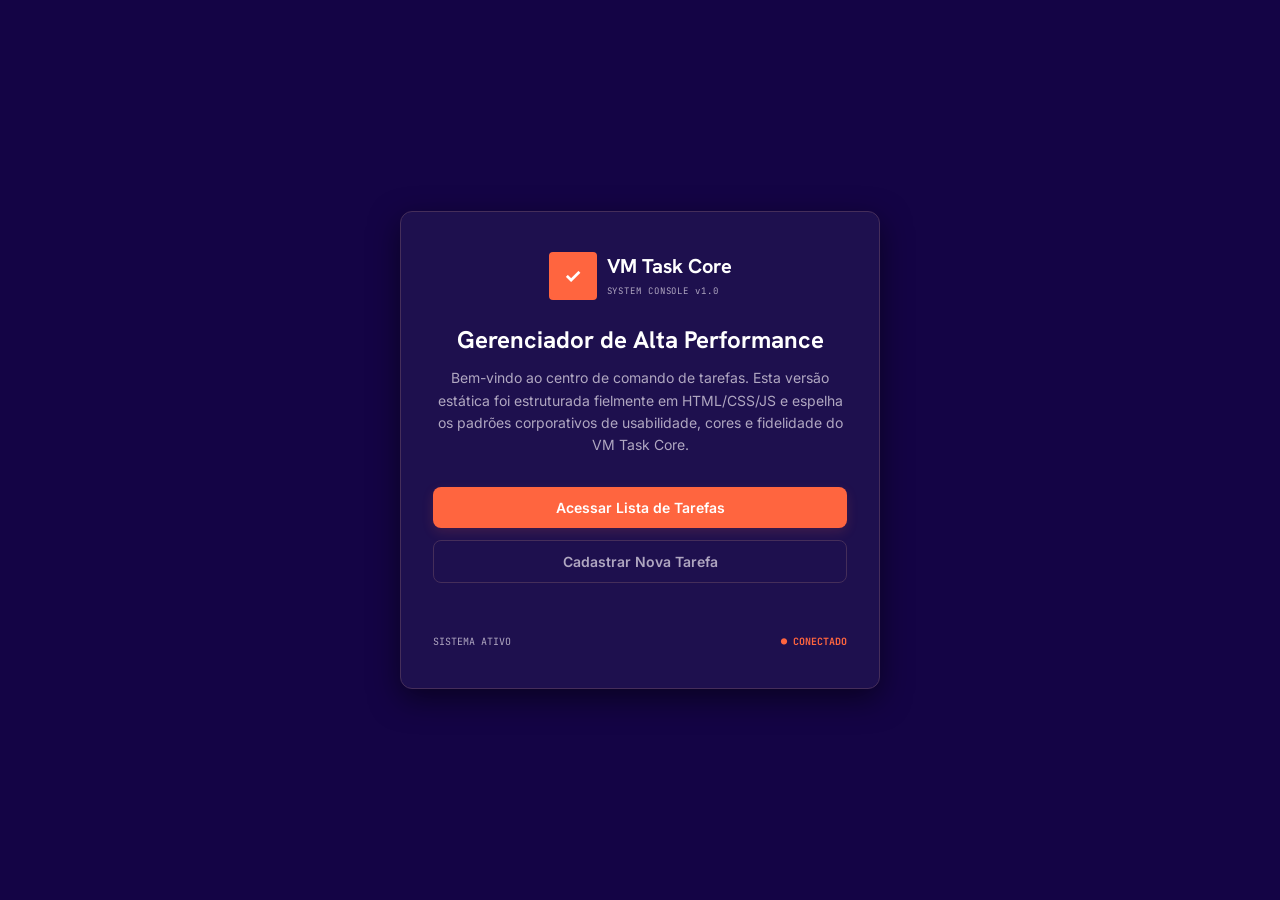
<file: projeto-app/index.html>
<!DOCTYPE html>
<html lang="pt-BR">
<head>
  <meta charset="UTF-8">
  <meta name="viewport" content="width=device-width, initial-scale=1.0">
  <title>VM Task Core - Welcome</title>
  <link rel="stylesheet" href="./style.css">
</head>
<body>
  <div class="app-container" style="justify-content: center; align-items: center; text-align: center; padding: 24px;">
    
    <div style="max-width: 480px; width: 100%; background: var(--color-bg-deep); border: 1px solid var(--color-surface); padding: 40px 32px; border-radius: var(--rounded-xl); box-shadow: 0 10px 30px rgba(0,0,0,0.5);">
      
      <!-- Brand Logo -->
      <div class="brand" style="justify-content: center; margin-bottom: 24px;">
        <div class="logo-box" style="width: 48px; height: 48px; font-size: 20px;">✓</div>
        <div class="brand-text" style="text-align: left;">
          <h1 style="font-size: 20px;">VM Task Core</h1>
          <span style="font-size: 9px; letter-spacing: 0.1em;">SYSTEM CONSOLE v1.0</span>
        </div>
      </div>

      <h2 style="font-family: var(--font-display); font-size: 24px; font-weight: 700; margin-bottom: 12px; color: var(--color-text);">
        Gerenciador de Alta Performance
      </h2>
      
      <p style="color: var(--color-text-secondary); font-size: 14px; line-height: 1.6; margin-bottom: 30px;">
        Bem-vindo ao centro de comando de tarefas. Esta versão estática foi estruturada fielmente em HTML/CSS/JS e espelha os padrões corporativos de usabilidade, cores e fidelidade do VM Task Core.
      </p>

      <div style="display: flex; flex-direction: column; gap: 12px;">
        <a href="./pages/lista-de-tarefas.html" class="btn btn-primary" style="justify-content: center; font-size: 14px; padding: 12px;">
          Acessar Lista de Tarefas
        </a>
        
        <a href="./pages/nova-tarefa.html" class="btn btn-secondary" style="justify-content: center; font-size: 14px; padding: 12px;">
          Cadastrar Nova Tarefa
        </a>
      </div>

      <div style="margin-top: 32px; padding-top: 20px; border-t: 1px solid rgba(87, 63, 108, 0.2); display: flex; justify-content: space-between; align-items: center; font-family: var(--font-mono); font-size: 10px; color: var(--color-text-secondary);">
        <span>SISTEMA ATIVO</span>
        <span style="color: var(--color-primary); font-weight: bold;">● CONECTADO</span>
      </div>

    </div>

  </div>
  
  <script src="./script.js"></script>
</body>
</html>
</file>
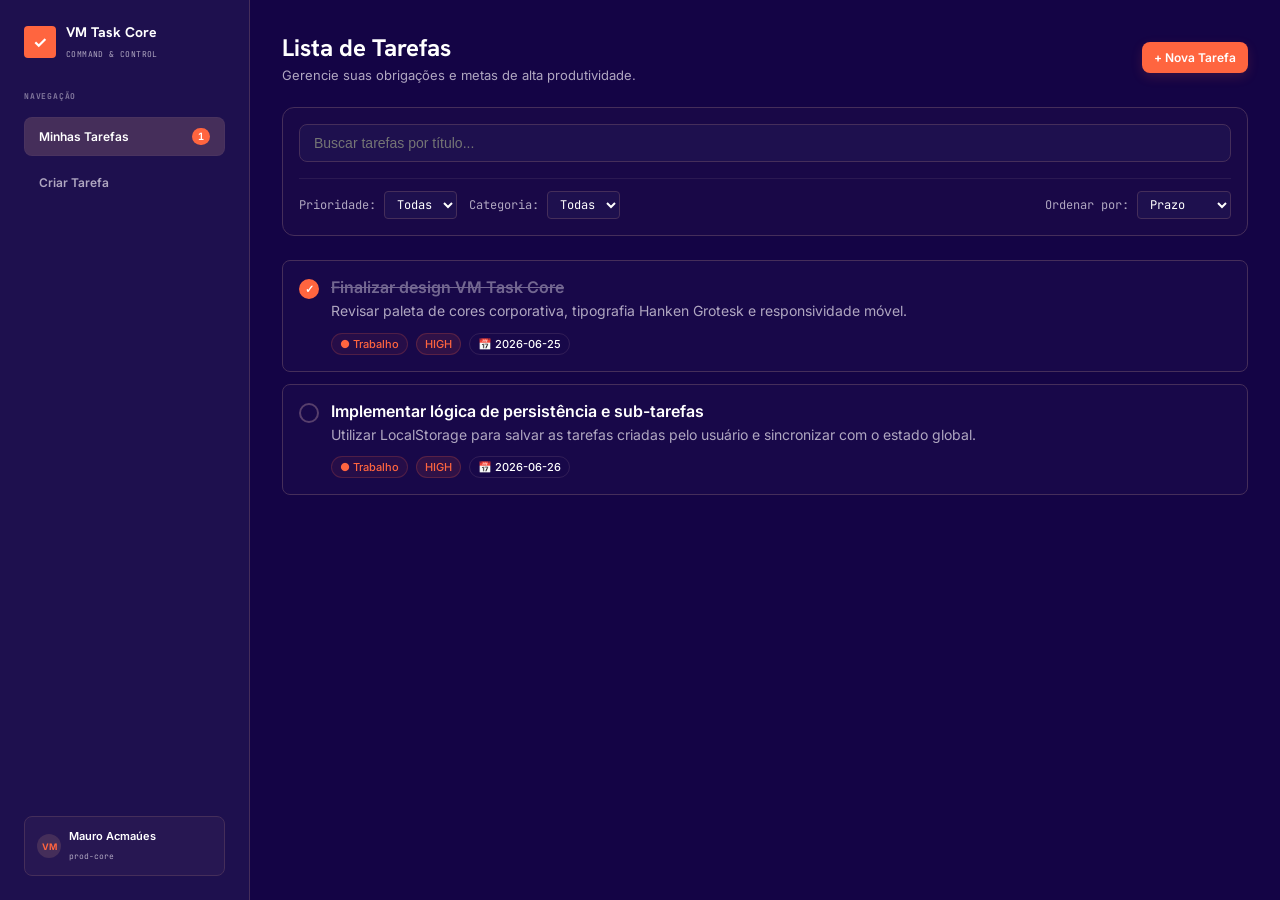
<file: projeto-app/pages/lista-de-tarefas.html>
<!DOCTYPE html>
<html lang="pt-BR">
<head>
  <meta charset="UTF-8">
  <meta name="viewport" content="width=device-width, initial-scale=1.0">
  <title>VM Task Core - Minhas Tarefas</title>
  <link rel="stylesheet" href="../style.css">
</head>
<body>

  <div class="app-container">

    <!-- ================= SIDEBAR (DESKTOP) ================= -->
    <aside class="sidebar">
      <div>
        <div class="brand">
          <div class="logo-box">✓</div>
          <div class="brand-text">
            <h1>VM Task Core</h1>
            <span>COMMAND & CONTROL</span>
          </div>
        </div>

        <nav class="nav-links">
          <span style="font-family: var(--font-mono); font-size: 8px; font-weight: bold; color: var(--color-text-secondary); text-transform: uppercase; margin-bottom: 8px; display: block; letter-spacing: 0.1em; opacity: 0.7;">
            Navegação
          </span>
          <a href="#" class="nav-item active">
            <span>Minhas Tarefas</span>
            <span class="badge" style="display: none;">0</span>
          </a>
          <a href="./nova-tarefa.html" class="nav-item">
            <span>Criar Tarefa</span>
          </a>
        </nav>
      </div>

      <div style="background: rgba(87, 63, 108, 0.15); border: 1px solid var(--color-surface); padding: 12px; border-radius: var(--rounded-lg); display: flex; align-items: center; gap: 8px;">
        <div style="width: 24px; height: 24px; border-radius: 50%; background: var(--color-surface); font-size: 9px; font-weight: bold; display: flex; align-items: center; justify-content: center; color: var(--color-primary);">VM</div>
        <div style="overflow: hidden;">
          <p style="font-size: 11px; font-weight: 600; white-space: nowrap; overflow: hidden; text-overflow: ellipsis;">Mauro Acmaúes</p>
          <span style="font-family: var(--font-mono); font-size: 8px; color: var(--color-text-secondary);">prod-core</span>
        </div>
      </div>
    </aside>

    <!-- ================= HEADER (MOBILE) ================= -->
    <header class="mobile-header">
      <div style="display: flex; align-items: center; gap: 8px;">
        <div class="logo-box" style="width: 28px; height: 28px; font-size: 13px;">✓</div>
        <div class="brand-text">
          <h1 style="font-size: 13px;">VM Task Core</h1>
          <span style="font-size: 7px; opacity: 0.8;">MOBILE WORKSPACE</span>
        </div>
      </div>
      <span class="badge" style="display: none;">0</span>
    </header>

    <!-- ================= CONTEÚDO PRINCIPAL ================= -->
    <main class="main-content">
      <div style="display: flex; align-items: center; justify-content: space-between; margin-bottom: 24px;">
        <div>
          <h2 style="font-family: var(--font-display); font-size: 24px; font-weight: 700; color: var(--color-text);">
            Lista de Tarefas
          </h2>
          <p style="font-size: 13px; color: var(--color-text-secondary); margin-top: 4px;">
            Gerencie suas obrigações e metas de alta produtividade.
          </p>
        </div>
        <a href="./nova-tarefa.html" class="btn btn-primary" style="font-size: 12px; padding: 8px 12px;">
          + Nova Tarefa
        </a>
      </div>

      <!-- Painel de Filtros e Busca -->
      <div class="filters-panel">
        <div class="search-container">
          <input type="text" id="search-input" class="search-input" placeholder="Buscar tarefas por título...">
        </div>
        
        <div class="dropdown-filters">
          <div style="display: flex; gap: 12px; flex-wrap: wrap;">
            <div class="filter-group">
              <span>Prioridade:</span>
              <select class="filter-select" id="priority-filter">
                <option value="all">Todas</option>
                <option value="high">Alta</option>
                <option value="medium">Média</option>
                <option value="low">Baixa</option>
              </select>
            </div>

            <div class="filter-group">
              <span>Categoria:</span>
              <select class="filter-select" id="category-filter">
                <option value="all">Todas</option>
              </select>
            </div>
          </div>

          <div class="filter-group">
            <span>Ordenar por:</span>
            <select class="filter-select" id="sort-select">
              <option value="date">Prazo</option>
              <option value="recent">Recentes</option>
            </select>
          </div>
        </div>
      </div>

      <!-- Container de Renderização das Tarefas -->
      <div id="tasks-container" class="tasks-list">
        <!-- Renderizado dinamicamente via script.js -->
      </div>
    </main>

    <!-- ================= BOTTOM NAVIGATION (MOBILE) ================= -->
    <nav class="mobile-nav">
      <a href="#" class="mobile-nav-item active">
        <span>📋</span>
        <span>Tarefas</span>
      </a>
      <a href="./nova-tarefa.html" class="mobile-nav-item">
        <span>➕</span>
        <span>Adicionar</span>
      </a>
    </nav>

  </div>

  <script src="../script.js"></script>
</body>
</html>
</file>
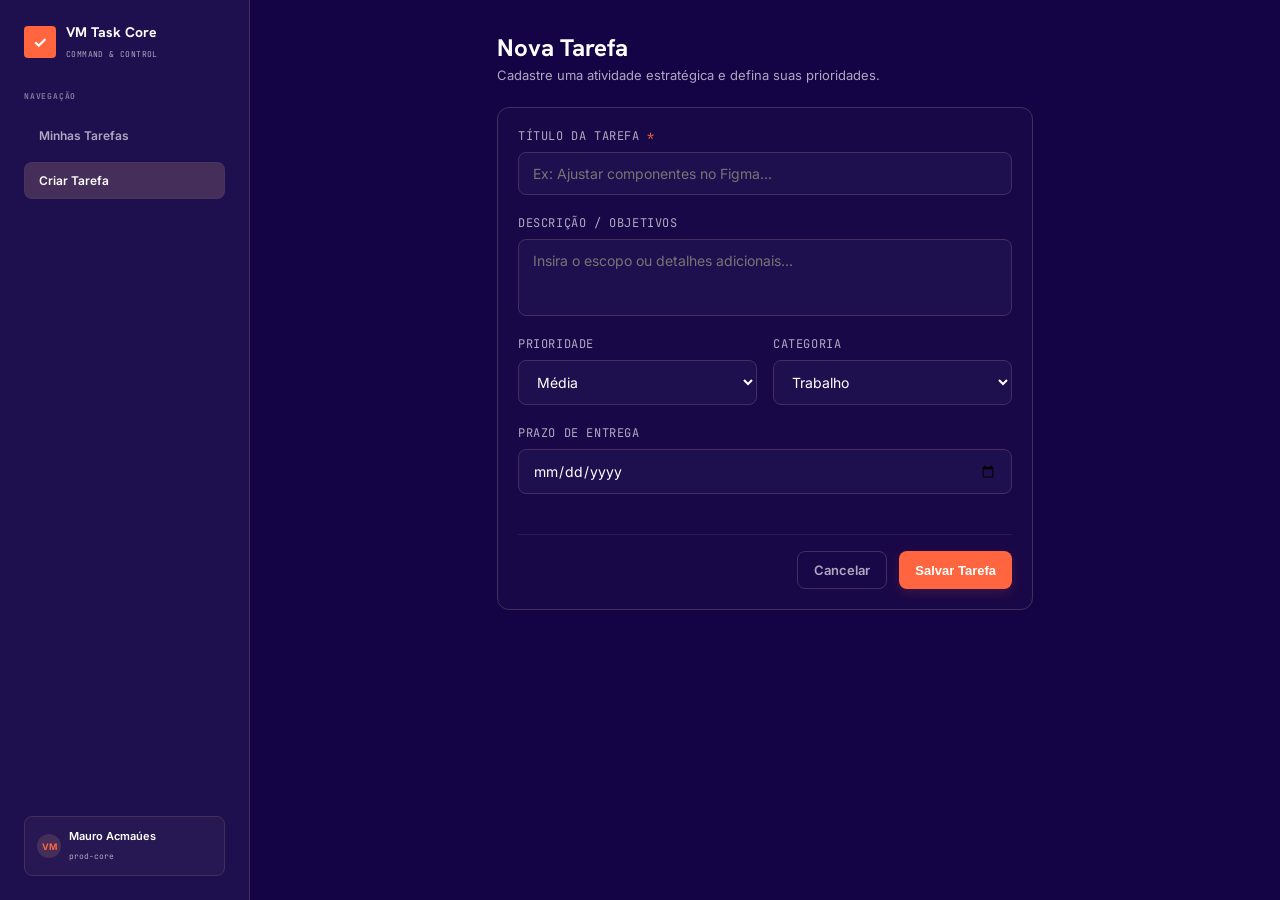
<file: projeto-app/pages/nova-tarefa.html>
<!DOCTYPE html>
<html lang="pt-BR">
<head>
  <meta charset="UTF-8">
  <meta name="viewport" content="width=device-width, initial-scale=1.0">
  <title>VM Task Core - Criar Tarefa</title>
  <link rel="stylesheet" href="../style.css">
</head>
<body>

  <div class="app-container">

    <!-- ================= SIDEBAR (DESKTOP) ================= -->
    <aside class="sidebar">
      <div>
        <div class="brand">
          <div class="logo-box">✓</div>
          <div class="brand-text">
            <h1>VM Task Core</h1>
            <span>COMMAND & CONTROL</span>
          </div>
        </div>

        <nav class="nav-links">
          <span style="font-family: var(--font-mono); font-size: 8px; font-weight: bold; color: var(--color-text-secondary); text-transform: uppercase; margin-bottom: 8px; display: block; letter-spacing: 0.1em; opacity: 0.7;">
            Navegação
          </span>
          <a href="./lista-de-tarefas.html" class="nav-item">
            <span>Minhas Tarefas</span>
            <span class="badge" style="display: none;">0</span>
          </a>
          <a href="#" class="nav-item active">
            <span>Criar Tarefa</span>
          </a>
        </nav>
      </div>

      <div style="background: rgba(87, 63, 108, 0.15); border: 1px solid var(--color-surface); padding: 12px; border-radius: var(--rounded-lg); display: flex; align-items: center; gap: 8px;">
        <div style="width: 24px; height: 24px; border-radius: 50%; background: var(--color-surface); font-size: 9px; font-weight: bold; display: flex; align-items: center; justify-content: center; color: var(--color-primary);">VM</div>
        <div style="overflow: hidden;">
          <p style="font-size: 11px; font-weight: 600; white-space: nowrap; overflow: hidden; text-overflow: ellipsis;">Mauro Acmaúes</p>
          <span style="font-family: var(--font-mono); font-size: 8px; color: var(--color-text-secondary);">prod-core</span>
        </div>
      </div>
    </aside>

    <!-- ================= HEADER (MOBILE) ================= -->
    <header class="mobile-header">
      <div style="display: flex; align-items: center; gap: 8px;">
        <a href="./lista-de-tarefas.html" style="text-decoration: none; color: var(--color-text-secondary); font-size: 18px; margin-right: 4px;">←</a>
        <div class="logo-box" style="width: 28px; height: 28px; font-size: 13px;">✓</div>
        <div class="brand-text">
          <h1 style="font-size: 13px;">VM Task Core</h1>
          <span style="font-size: 7px; opacity: 0.8;">MOBILE WORKSPACE</span>
        </div>
      </div>
      <span class="badge" style="display: none;">0</span>
    </header>

    <!-- ================= CONTEÚDO PRINCIPAL ================= -->
    <main class="main-content" style="max-width: 600px; margin: 0 auto; width: 100%;">
      <div style="margin-bottom: 24px;">
        <h2 style="font-family: var(--font-display); font-size: 24px; font-weight: 700; color: var(--color-text);">
          Nova Tarefa
        </h2>
        <p style="font-size: 13px; color: var(--color-text-secondary); margin-top: 4px;">
          Cadastre uma atividade estratégica e defina suas prioridades.
        </p>
      </div>

      <!-- Formulário de Nova Tarefa -->
      <form id="new-task-form" style="background-color: rgba(69, 46, 90, 0.1); border: 1px solid var(--color-surface); border-radius: var(--rounded-xl); padding: 20px; display: flex; flex-direction: column;">
        
        <!-- Título -->
        <div class="form-group">
          <label for="title-input" class="form-label">Título da Tarefa <span style="color: var(--color-primary);">*</span></label>
          <input type="text" id="title-input" class="form-control" placeholder="Ex: Ajustar componentes no Figma..." required>
        </div>

        <!-- Descrição -->
        <div class="form-group">
          <label for="desc-input" class="form-label">Descrição / Objetivos</label>
          <textarea id="desc-input" class="form-control" placeholder="Insira o escopo ou detalhes adicionais..." rows="3" style="resize: none;"></textarea>
        </div>

        <!-- Prioridade e Categoria lado a lado -->
        <div style="display: flex; gap: 16px; flex-wrap: wrap; margin-bottom: 20px;">
          <div class="form-group" style="flex: 1; min-width: 150px; margin-bottom: 0;">
            <label for="priority-select" class="form-label">Prioridade</label>
            <select id="priority-select" class="form-control" style="cursor: pointer;">
              <option value="low">Baixa</option>
              <option value="medium" selected>Média</option>
              <option value="high">Alta</option>
            </select>
          </div>

          <div class="form-group" style="flex: 1; min-width: 150px; margin-bottom: 0;">
            <label for="category-select" class="form-label">Categoria</label>
            <select id="category-select" class="form-control" style="cursor: pointer;">
              <!-- Preenchido dinamicamente via script.js -->
            </select>
          </div>
        </div>

        <!-- Data Limite (Prazo) -->
        <div class="form-group">
          <label for="date-input" class="form-label">Prazo de Entrega</label>
          <input type="date" id="date-input" class="form-control" style="cursor: pointer;">
        </div>

        <!-- Ações do Formulário -->
        <div style="display: flex; justify-content: flex-end; gap: 12px; margin-top: 20px; padding-top: 16px; border-top: 1px solid rgba(87, 63, 108, 0.3);">
          <a href="./lista-de-tarefas.html" class="btn btn-secondary">Cancelar</a>
          <button type="submit" class="btn btn-primary">Salvar Tarefa</button>
        </div>

      </form>
    </main>

    <!-- ================= BOTTOM NAVIGATION (MOBILE) ================= -->
    <nav class="mobile-nav">
      <a href="./lista-de-tarefas.html" class="mobile-nav-item">
        <span>📋</span>
        <span>Tarefas</span>
      </a>
      <a href="#" class="mobile-nav-item active">
        <span>➕</span>
        <span>Adicionar</span>
      </a>
    </nav>

  </div>

  <script src="../script.js"></script>
</body>
</html>
</file>
<file: projeto-app/style.css>
/* ==========================================
   VM TASK CORE - CONFIGURAÇÃO VISUAL GLOBAL
   ========================================== */

@import url('https://fonts.googleapis.com/css2?family=Hanken+Grotesk:wght@400;500;600;700&family=Inter:wght@400;500;600;700&family=JetBrains+Mono:wght@400;500&display=swap');

:root {
  --color-bg: #140445;
  --color-bg-deep: #1e104e;
  --color-surface: #452e5a;
  --color-surface-light: #573f6c;
  --color-primary: #ff653f;
  --color-primary-dim: #ffb4a2;
  --color-gold: #ffc85c;
  --color-text: #ffffff;
  --color-text-secondary: #b0a7c1;
  --font-sans: 'Inter', system-ui, sans-serif;
  --font-display: 'Hanken Grotesk', sans-serif;
  --font-mono: 'JetBrains Mono', monospace;
  --rounded-sm: 4px;
  --rounded-lg: 8px;
  --rounded-xl: 12px;
}

* {
  box-sizing: border-box;
  margin: 0;
  padding: 0;
}

body {
  background-color: var(--color-bg);
  color: var(--color-text);
  font-family: var(--font-sans);
  min-height: 100vh;
  display: flex;
  flex-direction: column;
}

/* ==========================================
   INTERFACE SHELL RESPONSIVA (MÓVEL PRIMEIRO)
   ========================================== */

.app-container {
  display: flex;
  flex-direction: column;
  min-height: 100vh;
}

/* Sidebar para Desktop (oculto no mobile por padrão) */
.sidebar {
  display: none;
  background-color: var(--color-bg-deep);
  border-right: 1px solid var(--color-surface);
  width: 250px;
  padding: 24px;
  flex-shrink: 0;
  flex-direction: column;
  justify-content: space-between;
}

.brand {
  display: flex;
  align-items: center;
  gap: 10px;
  margin-bottom: 30px;
}

.logo-box {
  width: 32px;
  height: 32px;
  background-color: var(--color-primary);
  border-radius: var(--rounded-sm);
  display: flex;
  align-items: center;
  justify-content: center;
  font-weight: bold;
  color: #fff;
}

.brand-text h1 {
  font-family: var(--font-display);
  font-size: 14px;
  font-weight: 700;
  line-height: 1.2;
}

.brand-text span {
  font-family: var(--font-mono);
  font-size: 8px;
  color: var(--color-text-secondary);
  letter-spacing: 0.05em;
}

.nav-links {
  display: flex;
  flex-direction: column;
  gap: 8px;
}

.nav-item {
  display: flex;
  align-items: center;
  justify-content: space-between;
  padding: 10px 14px;
  border-radius: var(--rounded-lg);
  color: var(--color-text-secondary);
  text-decoration: none;
  font-size: 12px;
  font-weight: 600;
  transition: all 0.2s;
  background: transparent;
  border: 1px solid transparent;
  cursor: pointer;
}

.nav-item:hover, .nav-item.active {
  color: var(--color-text);
  background-color: var(--color-surface);
  border-color: rgba(87, 63, 108, 0.3);
}

.badge {
  background-color: var(--color-primary);
  color: #fff;
  font-family: var(--font-mono);
  font-size: 10px;
  padding: 2px 6px;
  border-radius: 999px;
  font-weight: bold;
}

/* Top bar para Mobile (oculto no desktop por padrão) */
.mobile-header {
  display: flex;
  align-items: center;
  justify-content: space-between;
  background-color: var(--color-bg-deep);
  border-bottom: 1px solid var(--color-surface);
  padding: 14px 16px;
  position: sticky;
  top: 0;
  z-index: 100;
}

/* Área de Conteúdo Principal */
.main-content {
  flex-grow: 1;
  padding: 16px;
  overflow-y: auto;
}

/* Bottom Bar de Navegação Mobile */
.mobile-nav {
  display: flex;
  align-items: center;
  justify-content: space-around;
  background-color: var(--color-bg-deep);
  border-top: 1px solid var(--color-surface);
  padding: 8px 0;
  position: sticky;
  bottom: 0;
  z-index: 100;
}

.mobile-nav-item {
  display: flex;
  flex-direction: column;
  align-items: center;
  gap: 2px;
  color: var(--color-text-secondary);
  text-decoration: none;
  font-size: 9px;
  font-weight: 600;
  background: transparent;
  border: none;
  cursor: pointer;
}

.mobile-nav-item.active, .mobile-nav-item:hover {
  color: var(--color-primary);
}

/* ==========================================
   ESTILIZAÇÃO DE COMPONENTES E PÁGINAS
   ========================================== */

/* Botões */
.btn {
  display: inline-flex;
  align-items: center;
  gap: 8px;
  padding: 10px 16px;
  border-radius: var(--rounded-lg);
  font-size: 13px;
  font-weight: 600;
  text-decoration: none;
  border: none;
  cursor: pointer;
  transition: all 0.2s;
  background: transparent;
  color: var(--color-text);
}

.btn-primary {
  background-color: var(--color-primary);
  color: #fff;
  box-shadow: 0 4px 12px rgba(255, 101, 63, 0.15);
}

.btn-primary:hover {
  background-color: rgba(255, 101, 63, 0.9);
}

.btn-secondary {
  border: 1px solid var(--color-surface);
  color: var(--color-text-secondary);
}

.btn-secondary:hover {
  background-color: rgba(69, 46, 90, 0.3);
  color: var(--color-text);
}

/* Controles de Filtros */
.filters-panel {
  background-color: rgba(69, 46, 90, 0.1);
  border: 1px solid var(--color-surface);
  border-radius: var(--rounded-xl);
  padding: 16px;
  margin-bottom: 24px;
}

.search-container {
  display: flex;
  gap: 12px;
  margin-bottom: 16px;
}

.search-input {
  flex-grow: 1;
  background-color: var(--color-bg-deep);
  border: 1px solid var(--color-surface);
  border-radius: var(--rounded-lg);
  padding: 10px 14px;
  color: var(--color-text);
  font-size: 14px;
  outline: none;
  transition: border-color 0.2s;
}

.search-input:focus {
  border-color: var(--color-primary);
}

.dropdown-filters {
  display: flex;
  flex-wrap: wrap;
  gap: 16px;
  align-items: center;
  justify-content: space-between;
  border-top: 1px solid rgba(87, 63, 108, 0.3);
  padding-top: 12px;
}

.filter-group {
  display: flex;
  align-items: center;
  gap: 8px;
  font-size: 12px;
  font-family: var(--font-mono);
  color: var(--color-text-secondary);
}

.filter-select {
  background-color: var(--color-bg-deep);
  border: 1px solid var(--color-surface);
  border-radius: var(--rounded-sm);
  padding: 4px 8px;
  color: var(--color-text);
  font-size: 12px;
  font-family: var(--font-mono);
  outline: none;
  cursor: pointer;
}

/* Lista de Tarefas (Cards) */
.tasks-list {
  display: flex;
  flex-direction: column;
  gap: 12px;
}

.task-card {
  display: flex;
  flex-direction: column;
  background-color: rgba(30, 16, 78, 0.4);
  border: 1px solid var(--color-surface);
  border-radius: var(--rounded-lg);
  padding: 16px;
  gap: 12px;
  cursor: pointer;
  transition: all 0.2s;
  text-decoration: none;
  color: inherit;
}

.task-card:hover {
  transform: translateY(-2px);
  background-color: rgba(69, 46, 90, 0.4);
}

.task-main {
  display: flex;
  align-items: flex-start;
  gap: 12px;
}

.checkbox-btn {
  background: transparent;
  border: 2px solid var(--color-surface-light);
  width: 20px;
  height: 20px;
  border-radius: 50%;
  cursor: pointer;
  display: flex;
  align-items: center;
  justify-content: center;
  margin-top: 2px;
  transition: all 0.2s;
  shrink: 0;
}

.checkbox-btn.checked {
  background-color: var(--color-primary);
  border-color: var(--color-primary);
}

.checkbox-btn.checked::after {
  content: '✓';
  color: #fff;
  font-size: 11px;
  font-weight: bold;
}

.task-details-header {
  flex-grow: 1;
}

.task-title {
  font-size: 16px;
  font-weight: 600;
  margin-bottom: 4px;
}

.task-title.completed {
  text-decoration: line-through;
  color: var(--color-text-secondary);
  opacity: 0.6;
}

.task-desc {
  font-size: 14px;
  color: var(--color-text-secondary);
  line-height: 1.4;
}

.task-badges {
  display: flex;
  flex-wrap: wrap;
  gap: 8px;
  margin-left: 32px;
}

.chip {
  display: inline-flex;
  align-items: center;
  gap: 4px;
  font-size: 11px;
  font-weight: 500;
  padding: 3px 8px;
  border-radius: 999px;
  border: 1px solid rgba(87, 63, 108, 0.4);
}

.chip-priority-high {
  background-color: rgba(255, 101, 63, 0.1);
  color: var(--color-primary);
  border-color: rgba(255, 101, 63, 0.2);
}

.chip-priority-medium {
  background-color: rgba(255, 200, 92, 0.1);
  color: var(--color-gold);
  border-color: rgba(255, 200, 92, 0.2);
}

.chip-priority-low {
  background-color: rgba(87, 63, 108, 0.2);
  color: var(--color-text-secondary);
}

/* Formulários */
.form-group {
  display: flex;
  flex-direction: column;
  gap: 8px;
  margin-bottom: 20px;
}

.form-label {
  font-size: 12px;
  font-family: var(--font-mono);
  text-transform: uppercase;
  color: var(--color-text-secondary);
  letter-spacing: 0.05em;
}

.form-control {
  background-color: var(--color-bg-deep);
  border: 1px solid var(--color-surface);
  border-radius: var(--rounded-lg);
  padding: 12px 14px;
  color: var(--color-text);
  font-size: 14px;
  outline: none;
  font-family: var(--font-sans);
}

.form-control:focus {
  border-color: var(--color-primary);
}

/* ==========================================
   RESPONSIVIDADE E ESTILIZAÇÃO DESKTOP
   ========================================== */

@media (min-width: 768px) {
  body {
    flex-direction: row;
  }

  .app-container {
    flex-direction: row;
    width: 100vw;
  }

  .sidebar {
    display: flex;
  }

  .mobile-header {
    display: none;
  }

  .mobile-nav {
    display: none;
  }

  .main-content {
    padding: 32px;
    max-width: var(--container-max);
    margin: 0 auto;
  }
}
</file>
